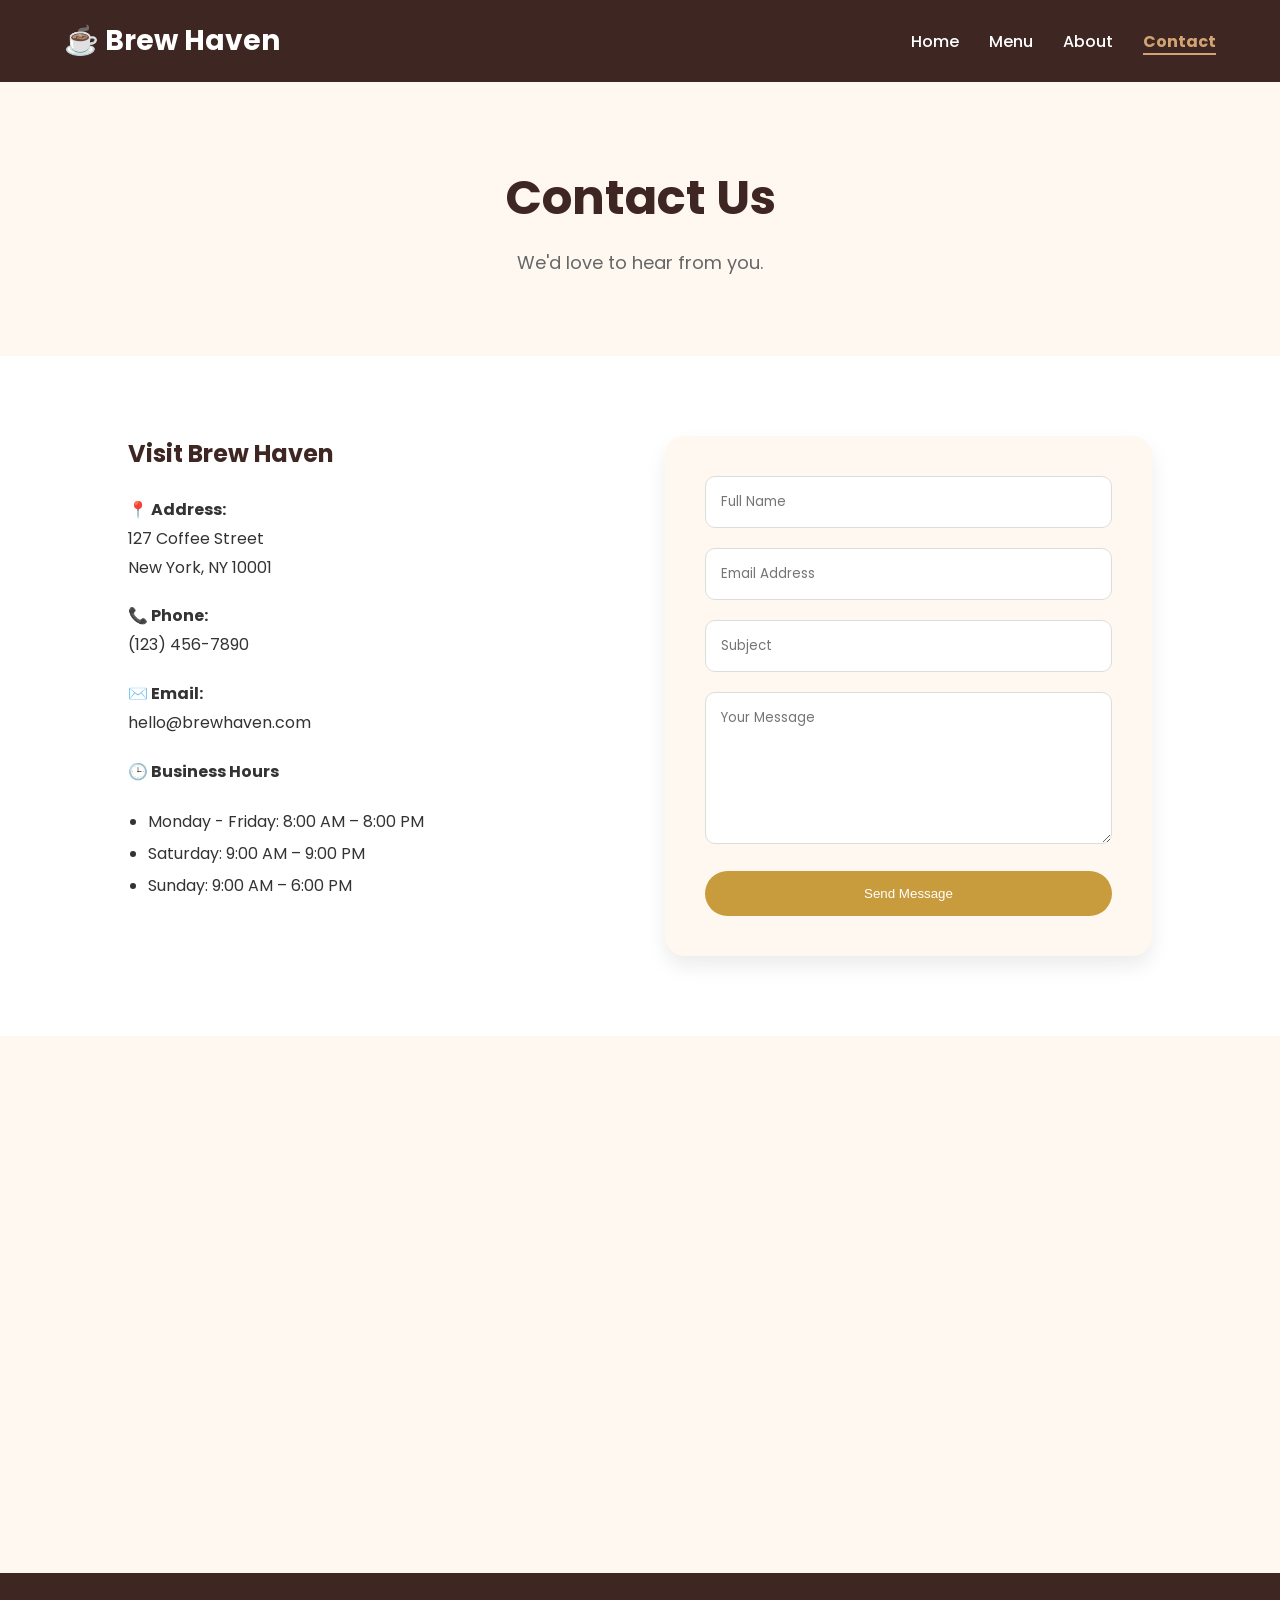
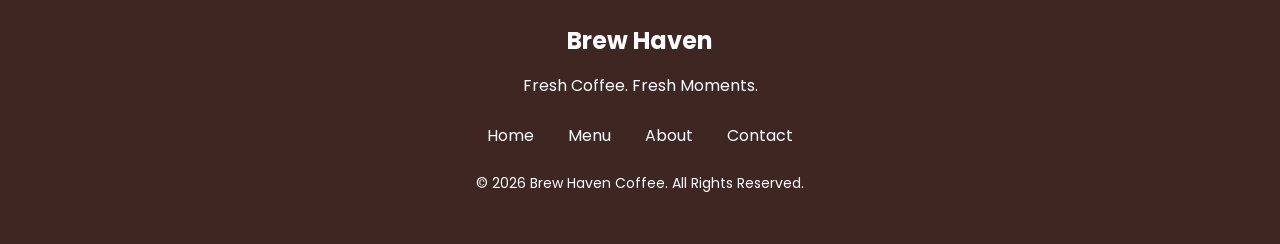
<file: contact.html>
<!DOCTYPE html>
<html lang="en">

<head>
    <meta charset="UTF-8">
    <meta name="viewport" content="width=device-width, initial-scale=1.0">
    <title>Contact | Brew Haven</title>

    <link rel="stylesheet" href="css/style.css">

    <link rel="preconnect" href="https://fonts.googleapis.com">
    <link href="https://fonts.googleapis.com/css2?family=Poppins:wght@300;400;600;700&display=swap" rel="stylesheet">
</head>

<body>

<header>

    <nav class="navbar">

        <h2 class="logo">☕ Brew Haven</h2>

        <ul class="nav-links">
            <li><a href="index.html">Home</a></li>
            <li><a href="menu.html">Menu</a></li>
            <li><a href="about.html">About</a></li>
            <li><a href="contact.html" class="active">Contact</a></li>
        </ul>

    </nav>

</header>

<section class="page-title">

    <h1>Contact Us</h1>

    <p>We'd love to hear from you.</p>

</section>

<section class="contact-container">

    <div class="contact-info">

        <h2>Visit Brew Haven</h2>

        <p><strong>📍 Address:</strong><br>127 Coffee Street<br>New York, NY 10001</p>

        <p><strong>📞 Phone:</strong><br>(123) 456-7890</p>

        <p><strong>✉️ Email:</strong><br>hello@brewhaven.com</p>

        <p><strong>🕒 Business Hours</strong></p>

        <ul>
            <li>Monday - Friday: 8:00 AM – 8:00 PM</li>
            <li>Saturday: 9:00 AM – 9:00 PM</li>
            <li>Sunday: 9:00 AM – 6:00 PM</li>
        </ul>

    </div>

    <div class="contact-form">

        <form id="contactForm">

            <input type="text" id="name" placeholder="Full Name">

            <input type="email" id="email" placeholder="Email Address">

            <input type="text" id="subject" placeholder="Subject">

            <textarea id="message" rows="6" placeholder="Your Message"></textarea>

            <button type="submit" class="btn">
                Send Message
            </button>

        </form>

    </div>

</section>

<section class="map">

<iframe
src="https://www.google.com/maps?q=New+York&output=embed"
loading="lazy">
</iframe>

</section>

<footer>

    <h2>Brew Haven</h2>

    <p>Fresh Coffee. Fresh Moments.</p>

    <div class="footer-links">

        <a href="index.html">Home</a>
        <a href="menu.html">Menu</a>
        <a href="about.html">About</a>
        <a href="contact.html">Contact</a>

    </div>

    <p class="copyright">
        © 2026 Brew Haven Coffee. All Rights Reserved.
    </p>

</footer>

<script src="js/script.js"></script>

</body>
</html>
</file>
<file: css/style.css>
/* ==========================
   GENERAL
========================== */

*{
    margin:0;
    padding:0;
    box-sizing:border-box;
}

html{
    scroll-behavior:smooth;
}

body{
    font-family:'Poppins',sans-serif;
    background:#FFF8F0;
    color:#333;
}

/* ==========================
   NAVBAR
========================== */

header{
    background:#3E2723;
    position:sticky;
    top:0;
    z-index:1000;
}

.navbar{

    width:90%;
    max-width:1200px;

    margin:auto;

    display:flex;
    justify-content:space-between;
    align-items:center;

    padding:20px 0;

}

.logo{

    color:white;
    font-size:28px;

}

.nav-links{

    display:flex;
    list-style:none;
    gap:30px;

}

.nav-links a{

    text-decoration:none;
    color:white;
    font-weight:500;

    transition:.3s;

}

.nav-links a:hover{

    color:#C89B3C;

}

/* ==========================
   HERO
========================== */

.hero{

    height:90vh;

    background:
    linear-gradient(rgba(0,0,0,.5),rgba(0,0,0,.5)),
    url("https://images.unsplash.com/photo-1495474472287-4d71bcdd2085?w=1600")
    center/cover;

    display:flex;
    justify-content:center;
    align-items:center;

    text-align:center;

    color:white;

}

.hero-text{

    width:700px;

}

.hero h1{

    font-size:60px;
    margin-bottom:20px;

}

.hero p{

    font-size:20px;
    margin-bottom:40px;

}

/* ==========================
   BUTTON
========================== */

.btn{

    display:inline-block;

    background:#C89B3C;

    color:white;

    padding:15px 35px;

    border-radius:50px;

    text-decoration:none;

    transition:.3s;

}

.btn:hover{

    background:#6F4E37;

    transform:translateY(-3px);

}

/* ==========================
   FOOTER
========================== */

footer{

    background:#3E2723;
    color:white;
    text-align:center;
    padding:50px 20px;

}

footer h2{

    margin-bottom:15px;

}

.footer-links{

    margin:25px 0;

}

.footer-links a{

    color:white;
    text-decoration:none;
    margin:0 15px;

}

.footer-links a:hover{

    color:#C89B3C;

}

.copyright{

    margin-top:20px;
    font-size:14px;

}

/* ==========================
   RESPONSIVE
========================== */

@media(max-width:768px){

.hero h1{

font-size:38px;

}

.hero p{

font-size:18px;

}

.navbar{

flex-direction:column;

gap:15px;

}

.nav-links{

flex-direction:column;

align-items:center;

}

} /* ==========================
   FEATURED COFFEE
========================== */

.featured{

    padding:80px 10%;
    text-align:center;

}

.featured h2{

    font-size:40px;
    margin-bottom:50px;
    color:#3E2723;

}

.coffee-grid{

    display:grid;
    grid-template-columns:repeat(auto-fit,minmax(280px,1fr));
    gap:30px;

}

.coffee-card{

    background:white;
    border-radius:15px;
    overflow:hidden;

    box-shadow:0 10px 20px rgba(0,0,0,.1);

    transition:.3s;

}

.coffee-card:hover{

    transform:translateY(-10px);

}

.coffee-card img{

    width:100%;
    height:220px;
    object-fit:cover;

}

.coffee-card h3{

    margin-top:20px;

}

.coffee-card p{

    padding:15px;
    color:#666;

}

.coffee-card span{

    display:block;
    padding-bottom:20px;

    color:#C89B3C;
    font-size:22px;
    font-weight:bold;

} /* ==========================
   WHY CHOOSE US
========================== */

.why-us{

    background:#3E2723;
    color:white;
    padding:80px 10%;
    text-align:center;

}

.why-us h2{

    font-size:40px;
    margin-bottom:50px;

}

.features{

    display:grid;
    grid-template-columns:repeat(auto-fit,minmax(250px,1fr));
    gap:30px;

}

.feature{

    background:#6F4E37;
    padding:35px;
    border-radius:15px;
    transition:.3s;

}

.feature:hover{

    transform:translateY(-8px);

}

.feature h3{

    margin-bottom:15px;

}

.feature p{

    line-height:1.7;

} /* ==========================
   TESTIMONIALS
========================== */

.testimonials{

    padding:80px 10%;
    background:#FFF8F0;
    text-align:center;

}

.testimonials h2{

    font-size:40px;
    color:#3E2723;
    margin-bottom:50px;

}

.testimonial-grid{

    display:grid;
    grid-template-columns:repeat(auto-fit,minmax(280px,1fr));
    gap:30px;

}

.testimonial{

    background:white;
    padding:30px;
    border-radius:15px;
    box-shadow:0 8px 15px rgba(0,0,0,.1);

}

.testimonial p{

    font-style:italic;
    margin-bottom:20px;

}

.testimonial h4{

    color:#C89B3C;

}
/* ==========================
   MENU PAGE
========================== */

.page-title{
    text-align:center;
    padding:80px 20px;
    background:#FFF8F0;
}

.page-title h1{
    font-size:48px;
    color:#3E2723;
    margin-bottom:15px;
}

.page-title p{
    color:#666;
    font-size:18px;
}

.menu-grid{
    display:grid;
    grid-template-columns:repeat(auto-fit,minmax(300px,1fr));
    gap:30px;
    padding:80px 10%;
    background:#FFF8F0;
}

.menu-card{
    background:#fff;
    border-radius:15px;
    overflow:hidden;
    box-shadow:0 8px 20px rgba(0,0,0,.1);
    transition:0.3s;
}

.menu-card:hover{
    transform:translateY(-10px);
}

.menu-card img{
    width:100%;
    height:220px;
    object-fit:cover;
}

.menu-content{
    padding:20px;
}

.menu-content h3{
    color:#3E2723;
    margin-bottom:10px;
}

.menu-content p{
    color:#666;
    line-height:1.6;
    margin-bottom:15px;
}

.menu-content span{
    color:#C89B3C;
    font-size:22px;
    font-weight:bold;
}   
/* ==========================
   ABOUT PAGE
========================== */

.about-section{

    display:grid;
    grid-template-columns:1fr 1fr;
    gap:50px;

    align-items:center;

    padding:80px 10%;

    background:white;

}

.about-section img{

    width:100%;

    border-radius:20px;

}

.about-text h2{

    color:#3E2723;

    font-size:40px;

    margin-bottom:20px;

}

.about-text p{

    color:#666;

    line-height:1.8;

}

.mission-grid{

    display:grid;

    grid-template-columns:repeat(auto-fit,minmax(250px,1fr));

    gap:30px;

    padding:80px 10%;

    background:#FFF8F0;

}

.mission-card{

    background:white;

    padding:35px;

    border-radius:15px;

    text-align:center;

    box-shadow:0 8px 20px rgba(0,0,0,.1);

    transition:.3s;

}

.mission-card:hover{

    transform:translateY(-10px);

}

.team{

    padding:80px 10%;

    text-align:center;

}

.team h2{

    color:#3E2723;

    margin-bottom:50px;

    font-size:40px;

}

.team-grid{

    display:grid;

    grid-template-columns:repeat(auto-fit,minmax(250px,1fr));

    gap:30px;

}

.team-card{

    background:white;

    border-radius:15px;

    overflow:hidden;

    box-shadow:0 8px 20px rgba(0,0,0,.1);

    transition:.3s;

}

.team-card:hover{

    transform:translateY(-10px);

}

.team-card img{

    width:100%;

    height:300px;

    object-fit:cover;

}

.team-card h3{

    margin-top:20px;

}

.team-card p{

    margin:15px 0 25px;

    color:#666;

}

@media(max-width:768px){

.about-section{

grid-template-columns:1fr;

}

}
/* ==========================
   CONTACT PAGE
========================== */

.contact-container{

    display:grid;

    grid-template-columns:1fr 1fr;

    gap:50px;

    padding:80px 10%;

    background:white;

}

.contact-info h2{

    color:#3E2723;

    margin-bottom:25px;

}

.contact-info p{

    margin-bottom:20px;

    line-height:1.8;

}

.contact-info ul{

    padding-left:20px;

    line-height:2;

}

.contact-form{

    background:#FFF8F0;

    padding:40px;

    border-radius:20px;

    box-shadow:0 10px 20px rgba(0,0,0,.08);

}

.contact-form input,
.contact-form textarea{

    width:100%;

    padding:15px;

    margin-bottom:20px;

    border:1px solid #ddd;

    border-radius:10px;

    font-family:Poppins;

}

.contact-form textarea{

    resize:vertical;

}

.contact-form button{

    width:100%;

    border:none;

    cursor:pointer;

}

.map{

    padding:0 10% 80px;

}

.map iframe{

    width:100%;

    height:450px;

    border:none;

    border-radius:20px;

}

@media(max-width:768px){

.contact-container{

grid-template-columns:1fr;

}

}
.nav-links a.active {
    color: #d4a373;
    font-weight: bold;
    border-bottom: 2px solid #d4a373;
}
</file>
